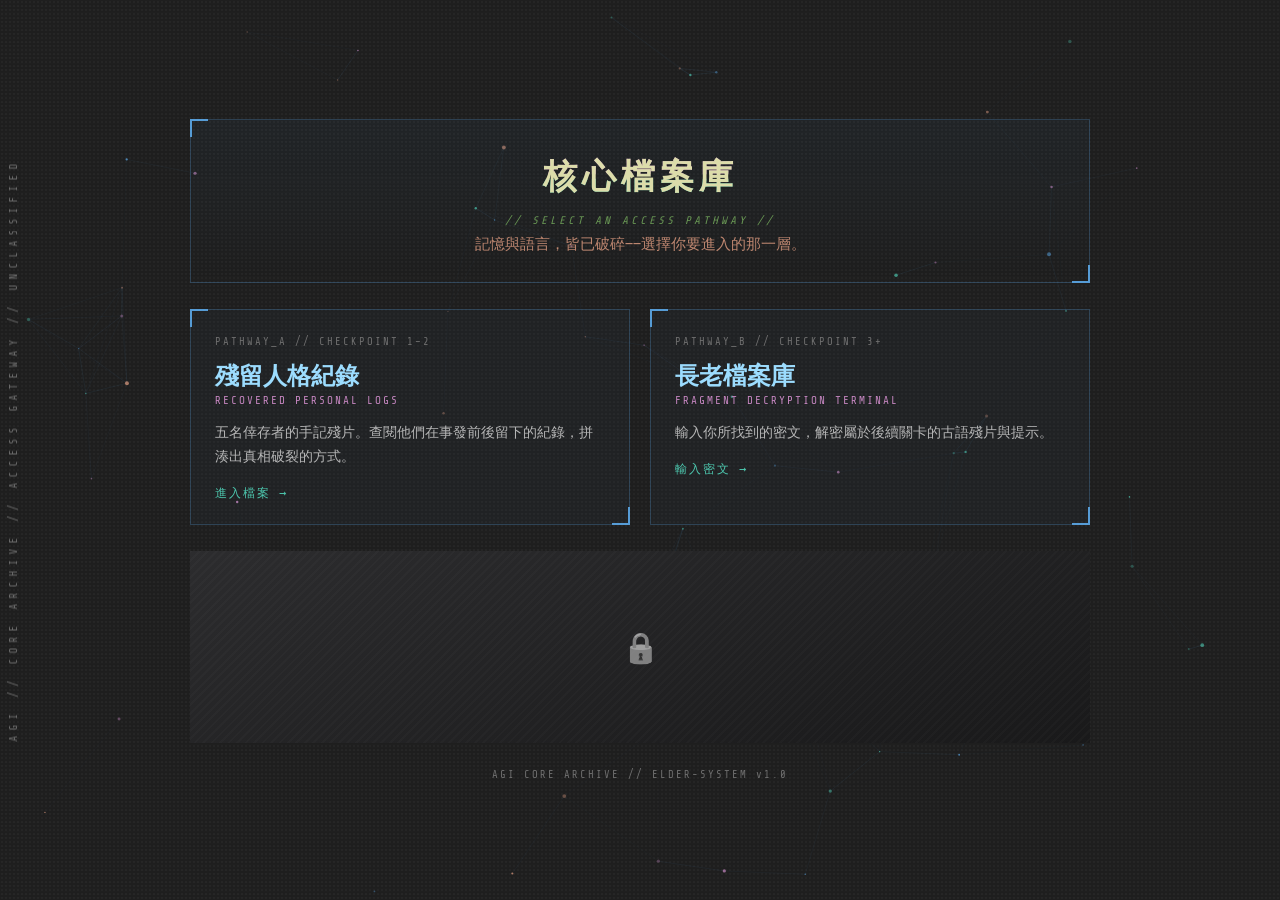
<file: index.html>
<!DOCTYPE html>
<html lang="zh-Hant">
<head>
<meta charset="UTF-8" />
<meta name="viewport" content="width=device-width, initial-scale=1.0" />
<title>AGI CORE ARCHIVE // 存取入口</title>
<link rel="stylesheet" href="style.css" />
<link href="https://fonts.googleapis.com/css2?family=Share+Tech+Mono&display=swap" rel="stylesheet" />
</head>
<body>

  <canvas id="network-bg"></canvas>
  <div class="grain"></div>
  <div class="scanlines"></div>
  <div class="side-label" aria-hidden="true">AGI // CORE ARCHIVE // ACCESS GATEWAY // UNCLASSIFIED</div>

  <main class="hub">

    <header class="hub-header corner-frame">
      <span class="corner corner-tl"></span><span class="corner corner-br"></span>
      <div class="glitch-title" data-text="核心檔案庫"><span>核心檔案庫</span></div>
      <div class="hub-tag">// SELECT AN ACCESS PATHWAY //</div>
      <div class="hub-tagline">記憶與語言，皆已破碎——選擇你要進入的那一層。</div>
    </header>

    <div class="path-grid">

      <a class="path-card corner-frame" href="diary-logs/index.html">
        <span class="corner corner-tl"></span><span class="corner corner-br"></span>
        <div class="path-tag">PATHWAY_A // CHECKPOINT 1–2</div>
        <div class="path-title">殘留人格紀錄</div>
        <div class="path-sub">RECOVERED PERSONAL LOGS</div>
        <p class="path-desc">五名倖存者的手記殘片。查閱他們在事發前後留下的紀錄，拼湊出真相破裂的方式。</p>
        <div class="path-cta">進入檔案 →</div>
      </a>

      <a class="path-card corner-frame" href="archive-hints/index.html">
        <span class="corner corner-tl"></span><span class="corner corner-br"></span>
        <div class="path-tag">PATHWAY_B // CHECKPOINT 3+</div>
        <div class="path-title">長老檔案庫</div>
        <div class="path-sub">FRAGMENT DECRYPTION TERMINAL</div>
        <p class="path-desc">輸入你所找到的密文，解密屬於後續關卡的古語殘片與提示。</p>
        <div class="path-cta">輸入密文 →</div>
      </a>

    </div>

    <div class="locked-card corner-frame" id="final-truth-card">
      <span class="corner corner-tl"></span><span class="corner corner-br"></span>

      <div class="lock-overlay" id="lock-overlay">
        <div class="lock-icon">🔒</div>
      </div>

      <div class="card-content" id="final-card-content">
        <div class="path-tag">PATHWAY_C // POST-GAME</div>
        <div class="path-title">最終真相</div>
        <div class="path-sub">FINAL TRUTH — UNLOCKED</div>
        <p class="path-desc">完整背景故事與事件全貌，已在此處揭曉。</p>
        <a class="path-cta" id="final-card-link" href="background-story.html">進入檔案 →</a>
      </div>
    </div>

    <div class="hub-footer">AGI CORE ARCHIVE // ELDER-SYSTEM v1.0</div>

  </main>

  <!-- ============ PASSWORD OVERLAY ============ -->
  <div class="password-overlay hidden" id="password-overlay">
    <div class="password-box">
      <div class="password-title" id="password-title">請輸入結局密碼</div>
      <input
        type="text"
        id="password-input"
        class="password-input"
        placeholder="_ _ _ _"
        autocomplete="off"
        spellcheck="false"
      />
      <div class="password-actions">
        <button id="password-submit" class="password-submit">確認</button>
        <button id="password-cancel" class="password-cancel">取消</button>
      </div>
      <div class="password-error" id="password-error"></div>
    </div>
  </div>

  <script src="app.js"></script>
</body>
</html>
</file>
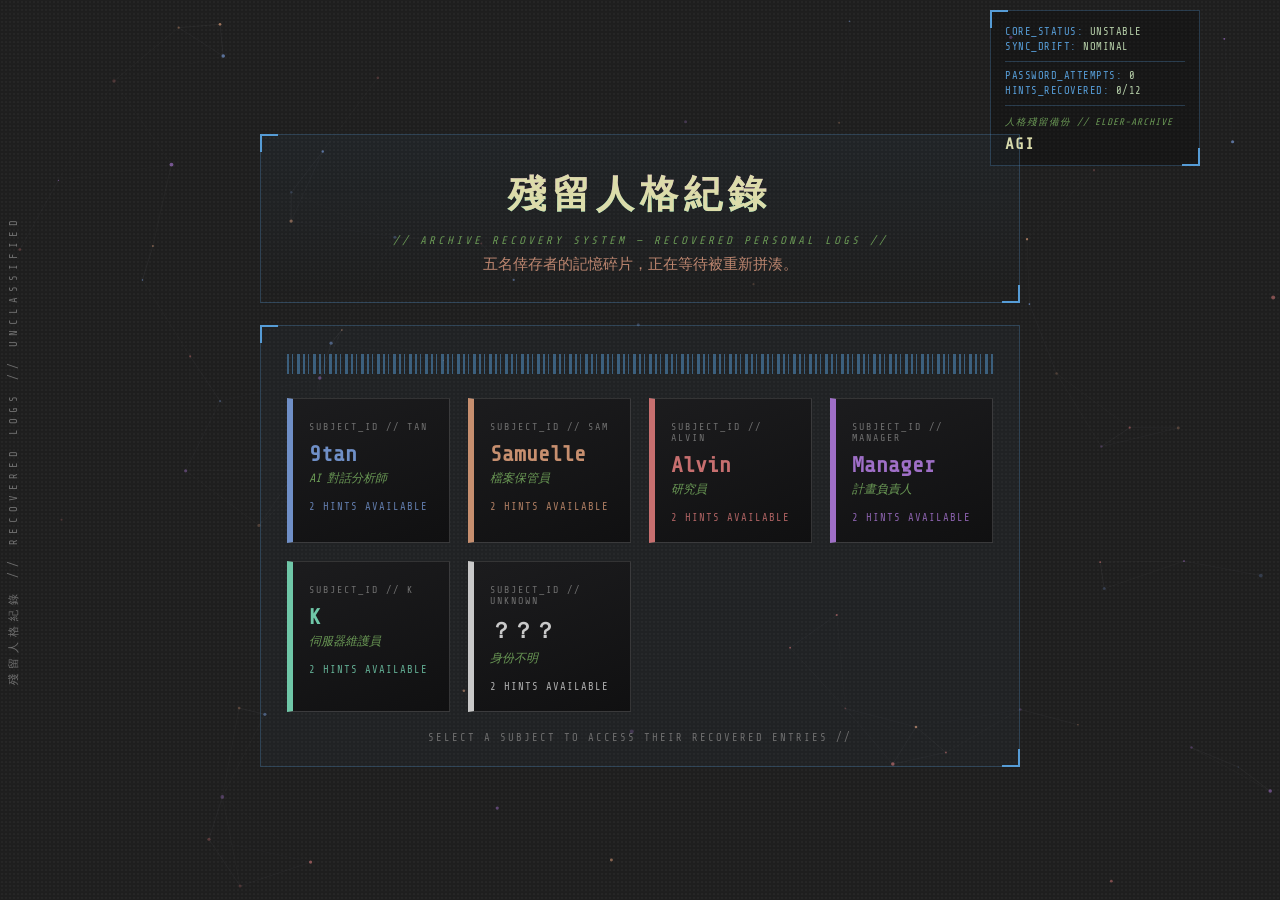
<file: diary-logs/index.html>
<!DOCTYPE html>
<html lang="zh-Hant">
<head>
<meta charset="UTF-8" />
<meta name="viewport" content="width=device-width, initial-scale=1.0" />
<title>殘留人格紀錄 // RECOVERED PERSONAL LOGS</title>
<link rel="stylesheet" href="style.css" />
<link href="https://fonts.googleapis.com/css2?family=Share+Tech+Mono&family=Zhi+Mang+Xing&family=Ma+Shan+Zheng&family=Long+Cang&family=Liu+Jian+Mao+Cao&family=cwTeXKai&display=swap" rel="stylesheet" />
</head>
<body>

  <canvas id="network-bg"></canvas>
  <div class="grain"></div>
  <div class="scanlines"></div>
  <div class="glitch-flash" id="glitch-flash"></div>
  <div class="side-label" aria-hidden="true">殘留人格紀錄 // RECOVERED LOGS // UNCLASSIFIED</div>

  <!-- ============ PASSWORD OVERLAY (shared) ============ -->
  <div class="password-overlay hidden" id="password-overlay">
    <div class="password-box">
      <div class="password-title" id="password-title">請輸入密碼</div>
      <input
        type="text"
        id="password-input"
        class="password-input"
        placeholder="_ _ _ _"
        autocomplete="off"
        spellcheck="false"
      />
      <div class="password-actions">
        <button id="password-submit" class="password-submit">確認</button>
        <button id="password-cancel" class="password-cancel">取消</button>
      </div>
      <div class="password-error" id="password-error"></div>
    </div>
  </div>

  <!-- ============ CHARACTER SELECT ============ -->
  <section class="select-screen" id="select-screen">

    <aside class="status-panel corner-frame">
      <span class="corner corner-tl"></span><span class="corner corner-br"></span>
      <div class="sp-line">CORE_STATUS: <b>UNSTABLE</b></div>
      <div class="sp-line">SYNC_DRIFT: <b>NOMINAL</b></div>
      <div class="sp-rule"></div>
      <div class="sp-line">PASSWORD_ATTEMPTS: <b id="sp-attempts">0</b></div>
      <div class="sp-line">HINTS_RECOVERED: <b id="sp-recovered">0/8</b></div>
      <div class="sp-rule"></div>
      <div class="sp-footer">人格殘留備份 // ELDER-ARCHIVE</div>
      <div class="sp-logo">AGI</div>
    </aside>

    <div class="sys-header corner-frame">
      <span class="corner corner-tl"></span><span class="corner corner-br"></span>
      <div class="glitch-title" data-text="殘留人格紀錄"><span>殘留人格紀錄</span></div>
      <div class="sys-tag">// ARCHIVE RECOVERY SYSTEM — RECOVERED PERSONAL LOGS //</div>
      <div class="sys-tagline">五名倖存者的記憶碎片，正在等待被重新拼湊。</div>
    </div>

    <div class="cards-console corner-frame">
      <span class="corner corner-tl"></span><span class="corner corner-br"></span>
      <div class="barcode" aria-hidden="true"></div>
      <div class="card-grid" id="card-grid"></div>
      <div class="sys-footer">SELECT A SUBJECT TO ACCESS THEIR RECOVERED ENTRIES //</div>
    </div>

  </section>

  <!-- ============ DIARY READER ============ -->
  <section class="reader-screen hidden" id="reader-screen">
    <div class="reader-top">
      <button class="back-btn" id="back-btn">&larr; SUBJECTS</button>
      <div class="reader-subject" id="reader-subject-label">—</div>
    </div>

    <div class="tabs-row" id="tabs-row"></div>

    <div class="page-stage">
      <button class="page-nav page-nav-prev" id="prev-btn" aria-label="previous entry">&#10094;</button>

      <div class="notebook-page" id="notebook-page">
        <div class="page-stain page-stain-a"></div>
        <div class="page-stain page-stain-b"></div>
        <div class="page-date" id="page-date">2026 / 00 / 00</div>
        <div class="page-body" id="page-body"></div>
      </div>

      <button class="page-nav page-nav-next" id="next-btn" aria-label="next entry">&#10095;</button>
    </div>
  </section>

  <script src="app.js"></script>
</body>
</html>
</file>
<file: style.css>
:root {
  --bg: #1e1e1e;
  --fg: #cfcfcf;
  --dim: #6f6f6f;
  --blue: #569cd6;
  --keyword: #c586c0;
  --func: #dcdcaa;
  --variable: #9cdcfe;
  --type: #4ec9b0;
  --comment: #6a9955;
  --string: #ce9178;
  --line-blue: rgba(86,156,214,0.28);
}

* { box-sizing: border-box; }

html, body {
  margin: 0;
  min-height: 100vh;
  background: var(--bg);
  color: var(--fg);
  font-family: 'Share Tech Mono', monospace;
  overflow-x: hidden;
}

body {
  display: flex; justify-content: center; align-items: center;
  padding: 60px 20px;
}

#network-bg { position: fixed; inset: 0; z-index: 0; width: 100%; height: 100%; }

.grain {
  position: fixed; inset: 0; z-index: 1; pointer-events: none;
  background-image: radial-gradient(rgba(255,255,255,0.03) 1px, transparent 1px);
  background-size: 4px 4px;
}
.scanlines {
  position: fixed; inset: 0; z-index: 2; pointer-events: none;
  background: repeating-linear-gradient(180deg, rgba(255,255,255,0.02) 0px, rgba(255,255,255,0.02) 1px, transparent 1px, transparent 3px);
  mix-blend-mode: overlay;
}
.side-label {
  position: fixed; left: 14px; top: 50%; transform-origin: left center;
  transform: translateY(-50%) rotate(-90deg) translateX(-50%);
  font-size: 10.5px; letter-spacing: 5px; color: var(--dim);
  white-space: nowrap; z-index: 3;
}

.corner-frame { position: relative; }
.corner { position: absolute; width: 18px; height: 18px; z-index: 4; }
.corner-tl { top: -1px; left: -1px; border-top: 2px solid var(--blue); border-left: 2px solid var(--blue); }
.corner-br { bottom: -1px; right: -1px; border-bottom: 2px solid var(--blue); border-right: 2px solid var(--blue); }

.hub {
  position: relative; z-index: 3;
  width: 100%; max-width: 900px;
  display: flex; flex-direction: column; align-items: center; gap: 26px;
}

.hub-header {
  width: 100%;
  border: 1px solid var(--line-blue);
  padding: 34px 30px 28px;
  text-align: center;
  background: linear-gradient(180deg, rgba(86,156,214,0.05), transparent);
}

.glitch-title {
  position: relative;
  font-weight: 700;
  font-size: 34px;
  letter-spacing: 5px;
  color: var(--func);
}
.glitch-title span { position: relative; z-index: 2; }
.glitch-title::before,
.glitch-title::after {
  content: attr(data-text);
  position: absolute; left: 0; right: 0; top: 0;
  z-index: 1;
}
.glitch-title::before {
  color: var(--keyword);
  animation: glitch-shift-1 3.4s infinite linear;
  clip-path: inset(0 0 55% 0);
}
.glitch-title::after {
  color: var(--type);
  animation: glitch-shift-2 4.1s infinite linear;
  clip-path: inset(55% 0 0 0);
}
@keyframes glitch-shift-1 {
  0%, 92%, 100% { transform: translate(0,0); opacity: 0; }
  93% { transform: translate(-2px,-1px); opacity: 0.8; }
  95% { transform: translate(2px,1px); opacity: 0.6; }
  97% { transform: translate(-1px,0); opacity: 0.7; }
}
@keyframes glitch-shift-2 {
  0%, 90%, 100% { transform: translate(0,0); opacity: 0; }
  91% { transform: translate(2px,1px); opacity: 0.7; }
  94% { transform: translate(-2px,-1px); opacity: 0.5; }
  96% { transform: translate(1px,0); opacity: 0.6; }
}

.hub-tag { font-size: 11px; letter-spacing: 3px; color: var(--comment); font-style: italic; margin: 14px 0 8px; }
.hub-tagline { font-size: 15px; color: var(--string); opacity: 0.9; }

.path-grid {
  width: 100%;
  display: grid;
  grid-template-columns: repeat(auto-fit, minmax(300px, 1fr));
  gap: 20px;
}

.path-card {
  display: block;
  text-decoration: none;
  color: inherit;
  border: 1px solid var(--line-blue);
  background: rgba(86,156,214,0.03);
  padding: 26px 24px 22px;
  transition: transform 0.15s ease, box-shadow 0.2s ease, border-color 0.2s ease;
}
.path-card:hover {
  transform: translateY(-4px);
  box-shadow: 0 14px 34px rgba(0,0,0,0.5);
  border-color: var(--blue);
}

.path-tag { font-size: 10.5px; letter-spacing: 2px; color: var(--dim); margin-bottom: 12px; }
.path-title { font-size: 24px; font-weight: 700; color: var(--variable); margin-bottom: 2px; }
.path-sub { font-size: 11px; letter-spacing: 2px; color: var(--keyword); margin-bottom: 14px; }
.path-desc { font-size: 13.5px; line-height: 1.8; color: var(--fg); opacity: 0.85; margin: 0 0 16px; }
.path-cta { font-size: 12px; letter-spacing: 2px; color: var(--type); }

.hub-footer { font-size: 10.5px; letter-spacing: 2px; color: var(--dim); }

@media (max-width: 480px) {
  .glitch-title { font-size: 24px; letter-spacing: 2px; }
  .hub-header { padding: 26px 18px 22px; }
  .path-card { padding: 20px 18px 18px; }
}

/* ============ locked "final truth" card ============ */
.locked-card {
  position: relative;
  width: 100%;
  min-height: 92px;
  overflow: hidden;
  border-color: rgba(255,255,255,0.1);
}

.lock-overlay {
  position: absolute; inset: 0; z-index: 5;
  display: flex; align-items: center; justify-content: center;
  background:
    repeating-linear-gradient(135deg, rgba(255,255,255,0.02) 0 2px, transparent 2px 6px),
    linear-gradient(160deg, #2c2c2e, #19191a);
  cursor: pointer;
  transition: opacity 0.5s ease, transform 0.5s ease, clip-path 0.5s ease;
}
.lock-icon {
  font-size: 30px;
  opacity: 0.7;
  filter: grayscale(1);
}

.lock-overlay.cracking {
  animation: lock-jitter 0.4s;
}
.lock-overlay.shatter {
  opacity: 0;
  transform: scale(1.2) rotate(1.5deg);
  clip-path: polygon(
    0% 0%, 42% 4%, 38% 22%, 61% 18%, 55% 45%, 100% 40%,
    100% 100%, 0% 100%
  );
  pointer-events: none;
}
@keyframes lock-jitter {
  0%, 100% { transform: translate(0,0); filter: brightness(1); }
  20% { transform: translate(-2px,1px); filter: brightness(1.6); }
  40% { transform: translate(2px,-1px); filter: brightness(0.8); }
  60% { transform: translate(-1px,-1px); filter: brightness(1.8); }
  80% { transform: translate(1px,2px); filter: brightness(0.9); }
}

.card-content {
  padding: 26px 24px 22px;
  opacity: 0;
  transition: opacity 0.5s ease 0.15s;
}
.card-content.revealed { opacity: 1; }
.card-content .path-title { color: var(--type); }
.card-content .path-cta {
  display: inline-block;
  color: var(--type);
  text-decoration: none;
}

/* ============ password overlay (shared with diary-logs styling) ============ */
.password-overlay {
  position: fixed; inset: 0; z-index: 300;
  display: flex; align-items: center; justify-content: center;
  background: rgba(0,0,0,0.82);
  padding: 20px;
}
.password-overlay.hidden { display: none; }
.password-box {
  width: 100%; max-width: 340px;
  background: #131315;
  border: 1px solid var(--line-blue);
  padding: 28px 26px 24px;
  text-align: center;
}
.password-box.shake { animation: pw-shake 0.4s; }
@keyframes pw-shake {
  0%, 100% { transform: translateX(0); }
  20% { transform: translateX(-6px); }
  40% { transform: translateX(6px); }
  60% { transform: translateX(-4px); }
  80% { transform: translateX(4px); }
}
.password-title { font-size: 13px; letter-spacing: 2px; color: var(--fg); margin-bottom: 18px; }
.password-input {
  width: 100%;
  background: rgba(255,255,255,0.04);
  border: 1px solid var(--line-blue);
  color: var(--fg);
  font-family: 'Share Tech Mono', monospace;
  font-size: 18px;
  letter-spacing: 5px;
  text-align: center;
  padding: 12px 8px;
  outline: none;
  margin-bottom: 16px;
}
.password-input:focus { border-color: var(--blue); }
.password-actions { display: flex; gap: 10px; justify-content: center; }
.password-submit, .password-cancel {
  font-family: 'Share Tech Mono', monospace;
  font-size: 11px; letter-spacing: 2px;
  padding: 9px 18px;
  cursor: pointer;
  border: 1px solid var(--line-blue);
  background: transparent;
  color: var(--fg);
}
.password-submit:hover, .password-cancel:hover { border-color: var(--blue); }
.password-error { margin-top: 14px; min-height: 14px; font-size: 11px; letter-spacing: 1px; color: #f44747; }
</file>
<file: diary-logs/style.css>
:root {
  --bg: #1e1e1e;
  --fg: #cfcfcf;
  --dim: #6f6f6f;
  --error: #e23c3c;
  --line: rgba(255,255,255,0.14);
  --paper: #ece4d2;
  --paper-dark: #ddd2b8;

  /* VS Code Dark+ inspired accents, used on the select screen */
  --blue: #569cd6;
  --keyword: #c586c0;
  --func: #dcdcaa;
  --variable: #9cdcfe;
  --type: #4ec9b0;
  --comment: #6a9955;
  --string: #ce9178;
  --line-blue: rgba(86,156,214,0.28);
}

* { box-sizing: border-box; }

html, body {
  margin: 0;
  min-height: 100vh;
  background: var(--bg);
  color: var(--fg);
  font-family: 'Share Tech Mono', monospace;
  overflow-x: hidden;
}

.grain {
  position: fixed; inset: 0; z-index: 1; pointer-events: none;
  background-image: radial-gradient(rgba(255,255,255,0.03) 1px, transparent 1px);
  background-size: 4px 4px;
}
.scanlines {
  position: fixed; inset: 0; z-index: 2; pointer-events: none;
  background: repeating-linear-gradient(180deg, rgba(255,255,255,0.02) 0px, rgba(255,255,255,0.02) 1px, transparent 1px, transparent 3px);
  mix-blend-mode: overlay;
}
#network-bg {
  position: fixed; inset: 0; z-index: 0;
  display: block; width: 100%; height: 100%;
}
.side-label {
  position: fixed; left: 14px; top: 50%; transform-origin: left center;
  transform: translateY(-50%) rotate(-90deg) translateX(-50%);
  font-size: 10.5px; letter-spacing: 5px; color: var(--dim);
  white-space: nowrap; z-index: 3; pointer-events: none;
}
.glitch-flash {
  position: fixed; inset: 0; z-index: 200; pointer-events: none;
  background: var(--error); opacity: 0;
}
.glitch-flash.active { animation: glitch-hit 0.3s steps(2,end); }
@keyframes glitch-hit {
  0% { opacity: 0.35; } 30% { opacity: 0; } 55% { opacity: 0.2; } 100% { opacity: 0; }
}

.hidden { display: none !important; }

/* ============ PASSWORD OVERLAY ============ */
.password-overlay {
  position: fixed; inset: 0; z-index: 300;
  display: flex; align-items: center; justify-content: center;
  background: rgba(0,0,0,0.82);
  padding: 20px;
}
.password-box {
  width: 100%; max-width: 340px;
  background: #131315;
  border: 1px solid var(--line);
  padding: 28px 26px 24px;
  text-align: center;
}
.password-box.shake { animation: pw-shake 0.4s; }
@keyframes pw-shake {
  0%, 100% { transform: translateX(0); }
  20% { transform: translateX(-6px); }
  40% { transform: translateX(6px); }
  60% { transform: translateX(-4px); }
  80% { transform: translateX(4px); }
}
.password-title {
  font-size: 13px; letter-spacing: 2px; color: var(--fg);
  margin-bottom: 18px;
}
.password-input {
  width: 100%;
  background: rgba(255,255,255,0.04);
  border: 1px solid var(--line);
  color: var(--fg);
  font-family: 'Share Tech Mono', monospace;
  font-size: 18px;
  letter-spacing: 5px;
  text-align: center;
  padding: 12px 8px;
  outline: none;
  margin-bottom: 16px;
}
.password-input:focus { border-color: var(--fg); }
.password-actions { display: flex; gap: 10px; justify-content: center; }
.password-submit, .password-cancel {
  font-family: 'Share Tech Mono', monospace;
  font-size: 11px; letter-spacing: 2px;
  padding: 9px 18px;
  cursor: pointer;
  border: 1px solid var(--line);
  background: transparent;
  color: var(--fg);
}
.password-submit:hover, .password-cancel:hover { border-color: var(--fg); }
.password-error {
  margin-top: 14px; min-height: 14px;
  font-size: 11px; letter-spacing: 1px; color: var(--error);
}

/* lock indicators */
.subject-card.locked .subject-status::before { content: "🔒 "; }
.subject-card.locked .subject-name { opacity: 0.7; }
.date-tab.locked::before { content: "🔒 "; opacity: 0.7; }
.date-tab.unlocked-tag::after { content: " ✓"; opacity: 0.6; }

/* ============ SELECT SCREEN ============ */
.select-screen {
  position: relative; z-index: 3;
  min-height: 100vh;
  display: flex; flex-direction: column; align-items: center; justify-content: center;
  padding: 60px 20px;
  gap: 22px;
  width: 100%;
}

/* corner bracket frame (shared) */
.corner-frame { position: relative; }
.corner { position: absolute; width: 18px; height: 18px; z-index: 4; }
.corner-tl { top: -1px; left: -1px; border-top: 2px solid var(--blue); border-left: 2px solid var(--blue); }
.corner-br { bottom: -1px; right: -1px; border-bottom: 2px solid var(--blue); border-right: 2px solid var(--blue); }

/* status panel */
.status-panel {
  position: absolute;
  top: 10px; right: -8px;
  width: 210px;
  border: 1px solid var(--line-blue);
  padding: 12px 14px;
  font-size: 10.5px;
  color: var(--variable);
  background: rgba(0,0,0,0.25);
  display: none;
}
@media (min-width: 1000px) {
  .status-panel { display: block; right: calc(50% - 560px); }
}
.sp-line { margin: 3px 0; letter-spacing: 0.5px; color: var(--blue); }
.sp-line b { color: #b5cea8; font-weight: 400; }
.sp-rule { height: 1px; background: var(--line-blue); margin: 8px 0; }
.sp-footer { margin-top: 10px; color: var(--comment); font-style: italic; font-size: 9.5px; letter-spacing: 1px; }
.sp-logo { margin-top: 6px; font-weight: 700; font-size: 16px; color: var(--func); letter-spacing: 1px; }

/* header */
.sys-header {
  width: 100%; max-width: 760px;
  border: 1px solid var(--line-blue);
  padding: 34px 30px 28px;
  text-align: center;
  background: linear-gradient(180deg, rgba(86,156,214,0.05), transparent);
}

.glitch-title {
  position: relative;
  font-weight: 700;
  font-size: 38px;
  letter-spacing: 6px;
  color: var(--func);
}
.glitch-title span { position: relative; z-index: 2; }
.glitch-title::before,
.glitch-title::after {
  content: attr(data-text);
  position: absolute; left: 0; right: 0; top: 0;
  z-index: 1;
}
.glitch-title::before {
  color: var(--keyword);
  animation: glitch-shift-1 3.4s infinite linear;
  clip-path: inset(0 0 55% 0);
}
.glitch-title::after {
  color: var(--type);
  animation: glitch-shift-2 4.1s infinite linear;
  clip-path: inset(55% 0 0 0);
}
@keyframes glitch-shift-1 {
  0%, 92%, 100% { transform: translate(0,0); opacity: 0; }
  93% { transform: translate(-2px,-1px); opacity: 0.8; }
  95% { transform: translate(2px,1px); opacity: 0.6; }
  97% { transform: translate(-1px,0); opacity: 0.7; }
}
@keyframes glitch-shift-2 {
  0%, 90%, 100% { transform: translate(0,0); opacity: 0; }
  91% { transform: translate(2px,1px); opacity: 0.7; }
  94% { transform: translate(-2px,-1px); opacity: 0.5; }
  96% { transform: translate(1px,0); opacity: 0.6; }
}

.sys-tag { font-size: 11px; letter-spacing: 3px; color: var(--comment); font-style: italic; margin: 14px 0 8px; }
.sys-tagline { font-size: 15px; color: var(--string); opacity: 0.9; }

/* cards console */
.cards-console {
  width: 100%; max-width: 760px;
  border: 1px solid var(--line-blue);
  padding: 28px 26px 22px;
  background: rgba(86,156,214,0.03);
}

.barcode {
  height: 20px;
  margin-bottom: 24px;
  background: repeating-linear-gradient(
    90deg,
    var(--blue) 0px, var(--blue) 2px,
    transparent 2px, transparent 5px,
    var(--blue) 5px, var(--blue) 6px,
    transparent 6px, transparent 10px,
    var(--blue) 10px, var(--blue) 13px,
    transparent 13px, transparent 16px
  );
  opacity: 0.5;
}

.card-grid {
  display: grid;
  grid-template-columns: repeat(auto-fit, minmax(160px, 1fr));
  gap: 18px;
  width: 100%;
  margin-bottom: 20px;
}

.subject-card {
  position: relative;
  background: linear-gradient(160deg, #1c1c1e, #101011);
  border: 1px solid var(--line);
  border-left: 6px solid var(--accent, #888);
  padding: 22px 16px 18px;
  cursor: pointer;
  transition: transform 0.15s ease, box-shadow 0.2s ease;
  text-align: left;
}
.subject-card:hover { transform: translateY(-3px); box-shadow: 0 10px 30px rgba(0,0,0,0.5); }

.subject-id { font-size: 10px; letter-spacing: 2px; color: var(--dim); margin-bottom: 10px; }
.subject-name {
  font-size: 22px; font-weight: 700; color: var(--accent, #ccc);
  margin-bottom: 4px;
}
.subject-role { font-size: 12px; color: var(--comment); font-style: italic; margin-bottom: 14px; }
.subject-status { font-size: 10.5px; letter-spacing: 1px; color: var(--accent, #ccc); opacity: 0.85; }

.sys-footer { font-size: 10.5px; letter-spacing: 2px; color: var(--dim); text-align: center; }

/* ============ READER SCREEN ============ */
.reader-screen {
  position: relative; z-index: 3;
  min-height: 100vh;
  display: flex; flex-direction: column; align-items: center;
  padding: 30px 16px 60px;
  gap: 18px;
}

.reader-top {
  width: 100%; max-width: 720px;
  display: flex; align-items: center; justify-content: space-between;
}
.back-btn {
  background: transparent; border: 1px solid var(--line); color: var(--fg);
  font-family: 'Share Tech Mono', monospace; font-size: 11px; letter-spacing: 2px;
  padding: 8px 14px; cursor: pointer;
}
.back-btn:hover { border-color: var(--fg); }
.reader-subject { font-size: 12px; letter-spacing: 3px; color: var(--accent, #ccc); }

.tabs-row {
  width: 100%; max-width: 720px;
  display: flex; flex-wrap: wrap; gap: 8px;
}
.date-tab {
  background: rgba(255,255,255,0.04);
  border: 1px solid var(--line);
  color: var(--dim);
  font-family: 'Share Tech Mono', monospace;
  font-size: 11px; letter-spacing: 1px;
  padding: 6px 10px;
  cursor: pointer;
  transition: all 0.15s;
}
.date-tab:hover { color: var(--fg); }
.date-tab.active {
  color: #111;
  background: var(--accent, #ccc);
  border-color: var(--accent, #ccc);
}
.date-tab.corrupt-tag::after { content: " ⚠"; }

.page-stage {
  width: 100%; max-width: 720px;
  display: flex; align-items: center; gap: 12px;
  flex: 1;
}

.page-nav {
  background: transparent; border: none; color: var(--dim);
  font-size: 20px; cursor: pointer; padding: 10px;
  transition: color 0.15s;
  flex-shrink: 0;
}
.page-nav:hover { color: var(--fg); }
.page-nav:disabled { opacity: 0.2; cursor: default; }

/* ---------- notebook page ---------- */
.notebook-page {
  position: relative;
  flex: 1;
  min-height: 480px;
  background:
    repeating-linear-gradient(var(--paper) 0px, var(--paper) 33px, #d8cca8 34px, var(--paper) 35px),
    var(--paper);
  color: #2a2118;
  padding: 40px 44px 46px;
  box-shadow: 0 18px 50px rgba(0,0,0,0.55), inset 0 0 60px rgba(120,95,50,0.15);
  clip-path: polygon(0% 1%, 99% 0%, 100% 98%, 1% 100%);
  overflow: hidden;
}

.page-stain {
  position: absolute; border-radius: 50%;
  background: radial-gradient(circle, rgba(120,90,40,0.18), transparent 70%);
  pointer-events: none;
}
.page-stain-a { width: 160px; height: 160px; top: -30px; right: -20px; }
.page-stain-b { width: 120px; height: 120px; bottom: 10%; left: -30px; }

.page-date {
  font-family: 'Share Tech Mono', monospace;
  font-size: 13px; letter-spacing: 2px;
  color: #6b5a3e;
  margin-bottom: 18px;
  border-bottom: 1px dashed rgba(107,90,62,0.4);
  padding-bottom: 8px;
  display: inline-block;
}

.page-body {
  font-size: 20px;
  line-height: 2.1;
  white-space: pre-wrap;
  position: relative;
}

/* ============ per-character handwriting ============ */
.font-tan   { font-family: 'cwTeX Kai', cursive; color: #2e3b52; }
.font-sam   { font-family: 'cwTeX Kai', cursive; color: #6b3d2e; }
.font-alvin { font-family: 'cwTeX Kai', cursive; color: #4a1414; }
.font-mgr   { font-family: 'cwTeX Kai', cursive; color: #382a4a; }
.font-k     { font-family: 'cwTeX Kai', serif; color: #153129; }
.font-unknown {
  font-family: 'Share Tech Mono', monospace;
  color: #333333;
  font-size: 16px;
  letter-spacing: 0.3px;
}

/* ============ corruption levels ============ */

/* level 1 — subtle unease */
.corrupt-1 .page-body {
  animation: jitter-slow 12s ease-in-out infinite;
}
@keyframes jitter-slow {
  0%, 100% { transform: translate(0,0) rotate(0deg); }
  50% { transform: translate(0.15px,-0.1px) rotate(0.15deg); }
}

/* level 2 — visible glitch */
.corrupt-2 .notebook-page { animation: page-flicker 5s infinite; }
@keyframes page-flicker {
  0%, 96%, 100% { filter: none; }
  97% { filter: contrast(1.15) brightness(1.05); }
  98% { filter: contrast(0.9) brightness(0.95) hue-rotate(4deg); }
}
.corrupt-2 .page-body {
  text-shadow: 0.45px 0 rgba(226,60,60,0.35), -0.45px 0 rgba(49, 149, 189, 0.25);
  animation: jitter-slow 4s ease-in-out infinite;
}

/* level 3 — heavy corruption */
.corrupt-3 .notebook-page {
  animation: shake-hard 0.25s infinite, page-flicker 2.4s infinite;
}
@keyframes shake-hard {
  0%, 100% { transform: translate(0,0); }
  25% { transform: translate(0.6px,-0.6px); }
  50% { transform: translate(-0.6px,0.6px); }
  75% { transform: translate(0.5px,0.5px); }
}
.corrupt-3 .notebook-page::before {
  content: "";
  position: absolute; inset: 0; z-index: 5; pointer-events: none;
  background: radial-gradient(ellipse at 50% 50%, transparent 55%, rgba(180,20,20,0.12) 100%);
}
.corrupt-3 .page-body {
  text-shadow: 0.8px 0 rgba(226,60,60,0.35), -0.8px 0 rgba(60,180,226,0.25);
}
.corrupt-3 .glitch-char {
  color: var(--error);
  text-shadow: 0 0 2px rgba(226,60,60,0.8);
}

@media (max-width: 640px) {
  .notebook-page { padding: 28px 22px 30px; min-height: 400px; }
  .page-body { font-size: 18px; }
  .sys-header h1 { font-size: 24px; }
}
</file>
